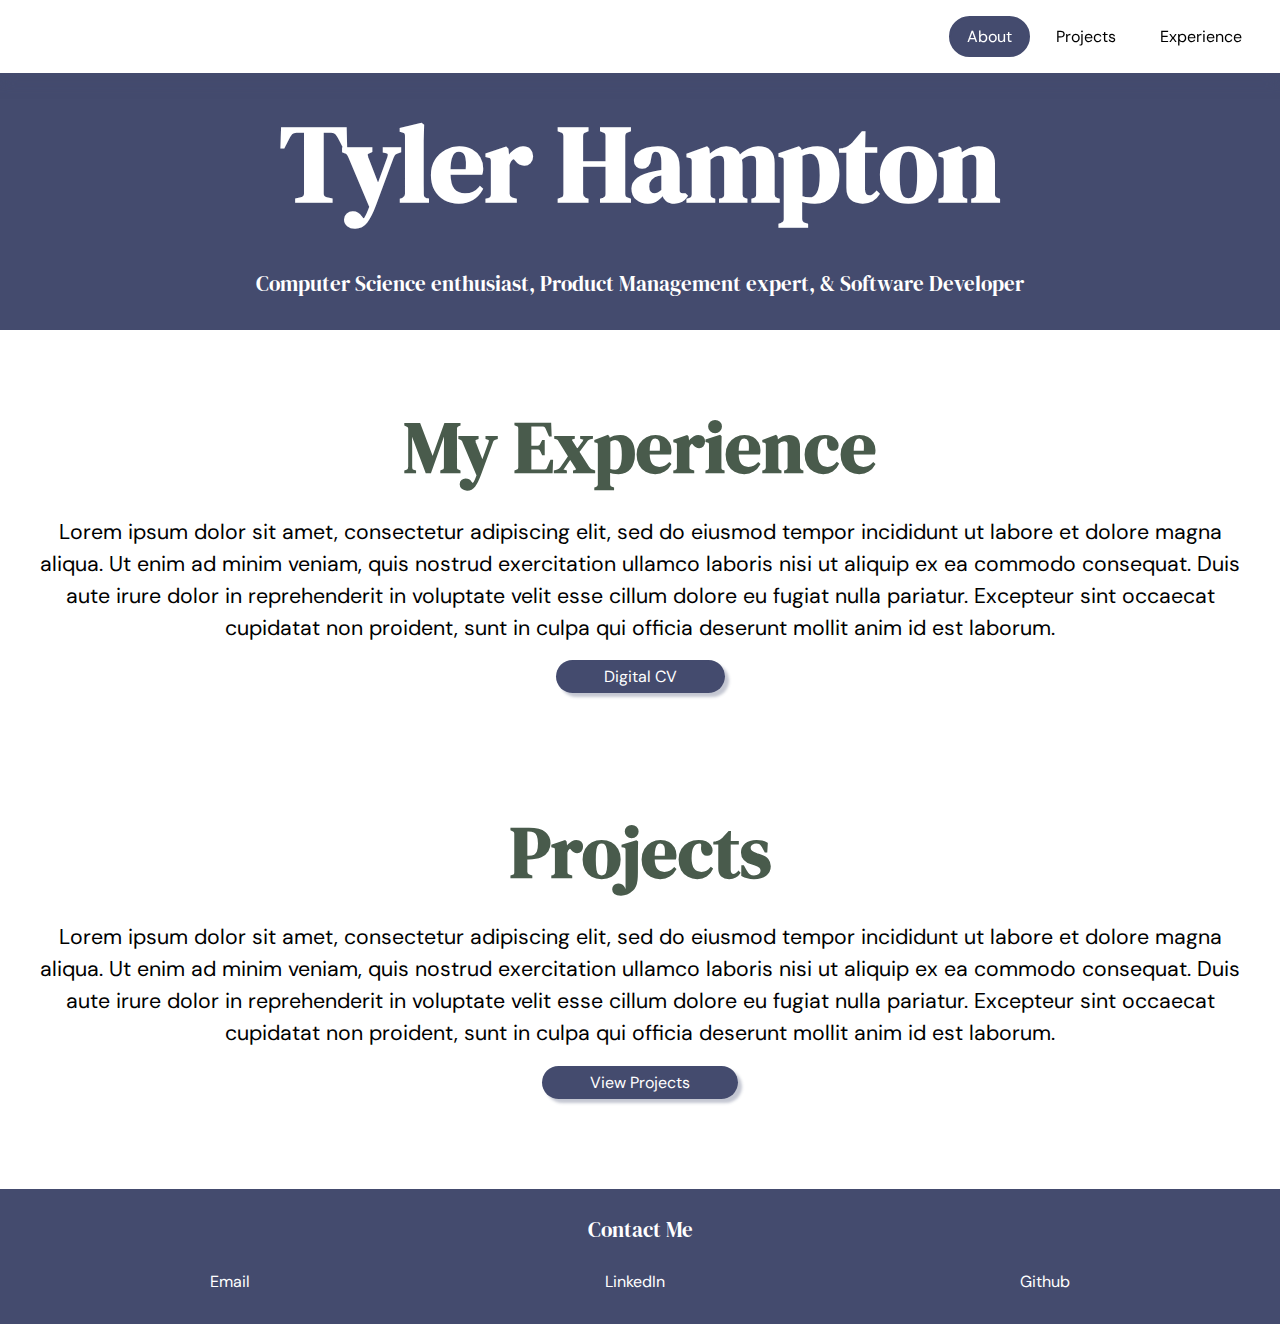
<file: index.html>
<!DOCTYPE html>
<html lang="en">
<head>
    <meta charset="UTF-8">
    <meta name="viewport" content="width=device-width, initial-scale=1.0">
    <link rel="stylesheet" href="style.css">
    <link rel="stylesheet" href="https://fonts.googleapis.com/css?family=DM Sans">
    <link rel="stylesheet" href="https://fonts.googleapis.com/css?family=DM Serif Display">
    <title>About</title>
</head>
<body>
    <!-- navbar -->
    <div class="topnav">
        <a class="active" href="index.html">About</a>
        <a href="projects.html">Projects</a>
        <a href="experience.html">Experience</a>
    </div>
    
    <div class="top-level-cell">
        <h1>Tyler Hampton</h1>
        <h5>Computer Science enthusiast, Product Management expert, & Software Developer</h5>
    </div>

    <main>

        <section>
            <div class="container">
                <div class="cell-wrapper">
                    <div class="cell-inner">
                        <h2>My Experience</h2>
                        <p>
                            Lorem ipsum dolor sit amet, consectetur adipiscing elit, sed do eiusmod tempor incididunt ut labore et dolore magna aliqua. Ut enim ad minim veniam, quis nostrud exercitation ullamco laboris nisi ut aliquip ex ea commodo consequat. Duis aute irure dolor in reprehenderit in voluptate velit esse cillum dolore eu fugiat nulla pariatur. Excepteur sint occaecat cupidatat non proident, sunt in culpa qui officia deserunt mollit anim id est laborum.
                        </p>
                        <a class="filled-button" href="experience.html">Digital CV</a>
                    </div>
                </div>
            </div>
        </section>

        <section>
            <div class="container">
                <div class="cell-wrapper">
                    <div class="cell-inner">
                        <h2>Projects</h2>
                        <p>
                            Lorem ipsum dolor sit amet, consectetur adipiscing elit, sed do eiusmod tempor incididunt ut labore et dolore magna aliqua. Ut enim ad minim veniam, quis nostrud exercitation ullamco laboris nisi ut aliquip ex ea commodo consequat. Duis aute irure dolor in reprehenderit in voluptate velit esse cillum dolore eu fugiat nulla pariatur. Excepteur sint occaecat cupidatat non proident, sunt in culpa qui officia deserunt mollit anim id est laborum.
                        </p>
                        <a class="filled-button" href="projects.html">View Projects</a>
                    </div>
                </div>
            </div>
        </section>
    </main>

    <!-- footer -->
    <footer>
        <h3>Contact Me</h3>
        <div>
            <a href="#email">Email</a>
            <a href="#linkedIn">LinkedIn</a>
            <a href="#github">Github</a>
        </div>
    </footer>

</body>
</html>
</file>
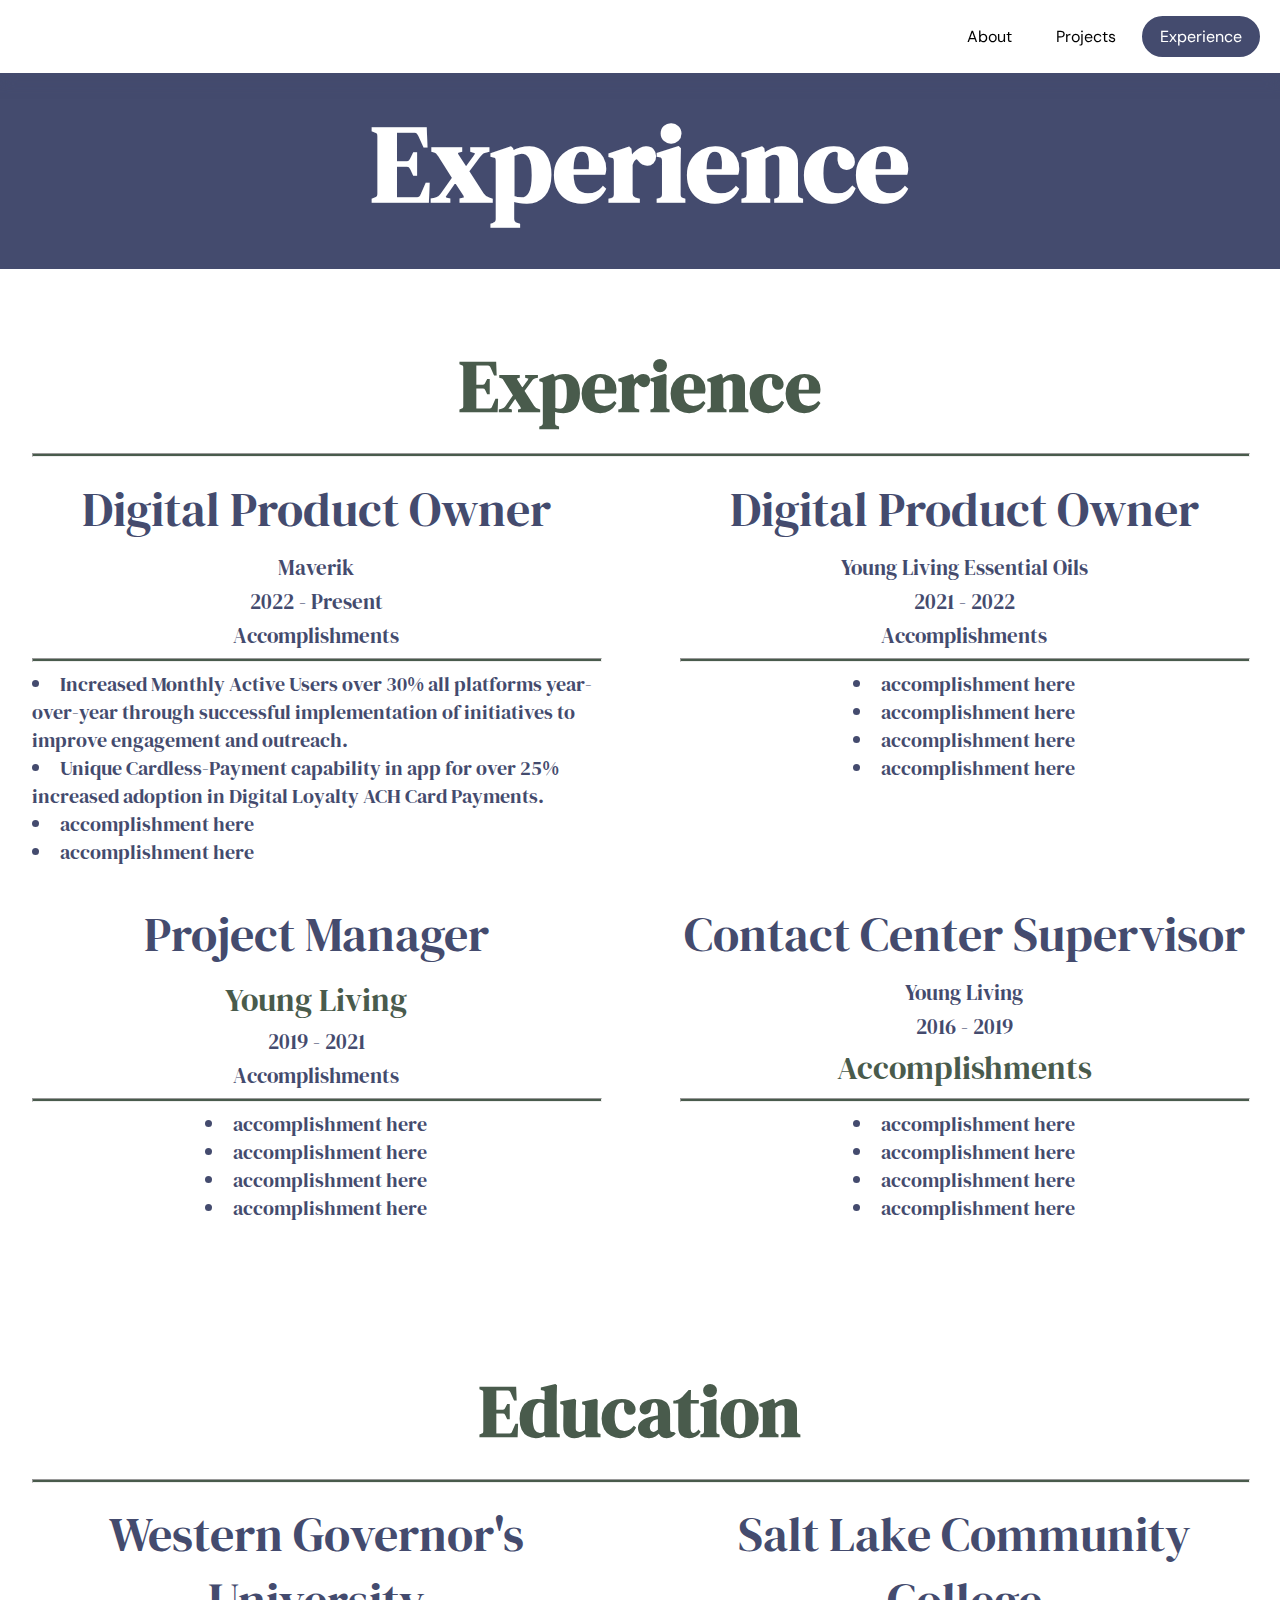
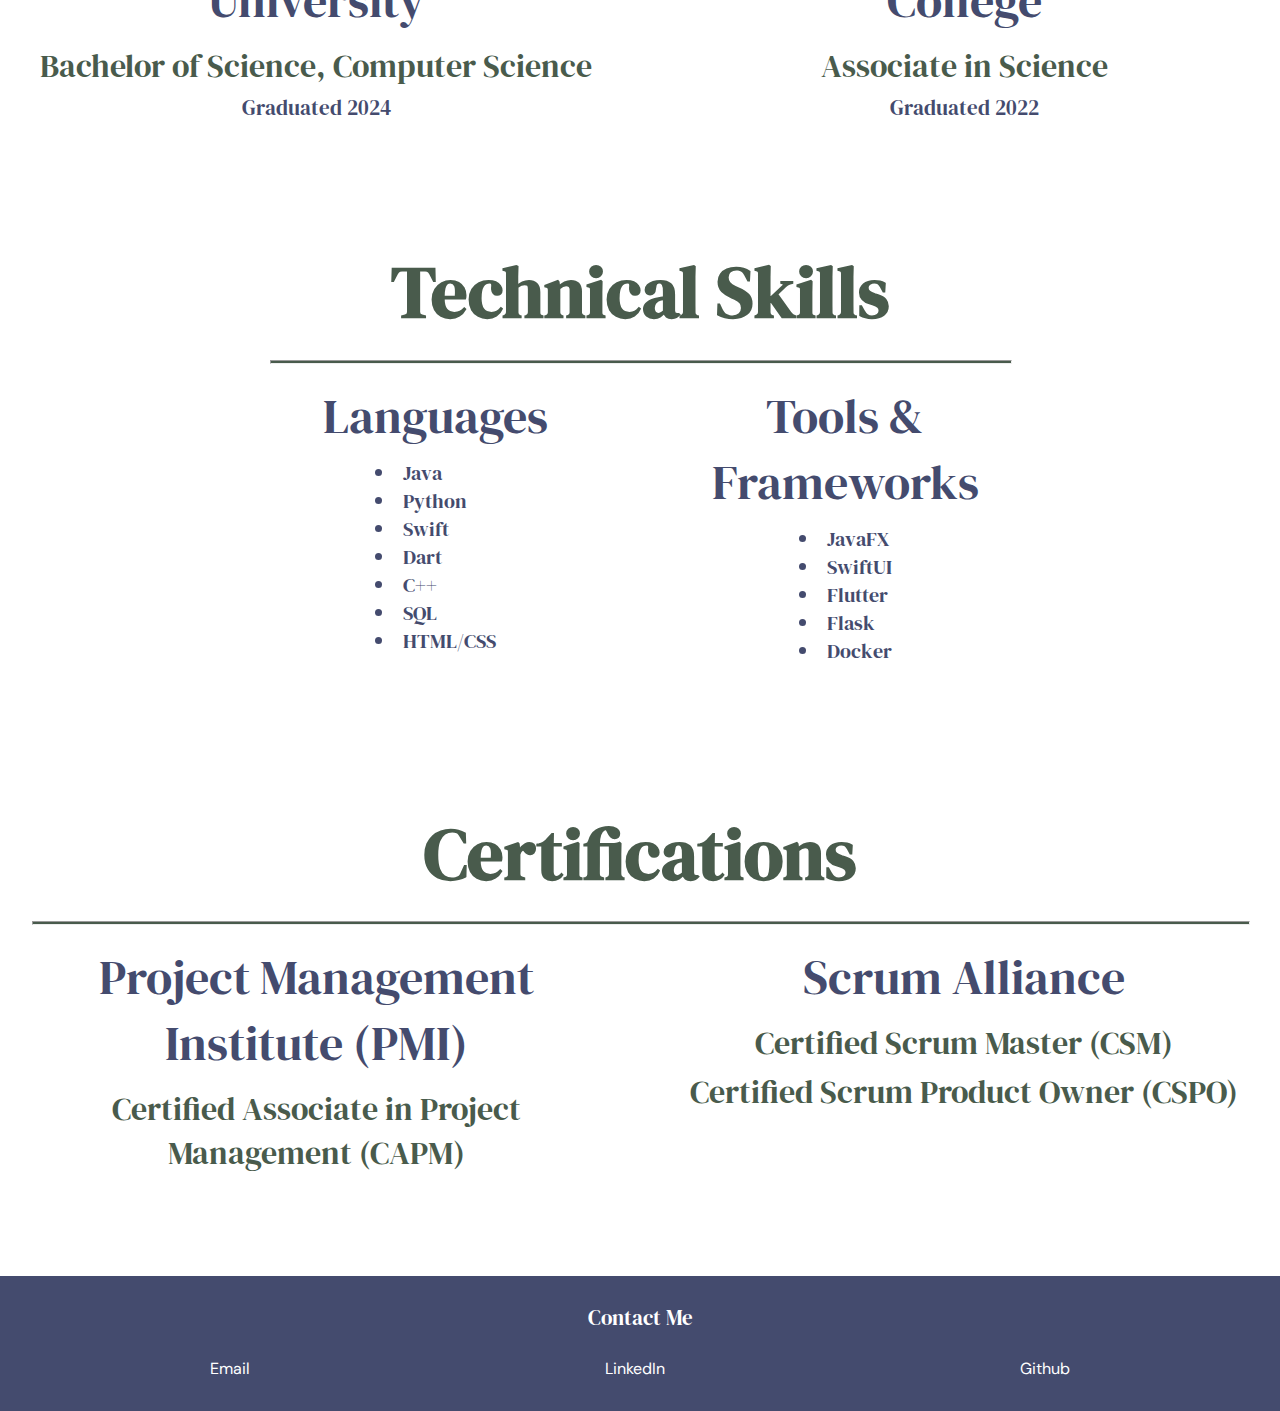
<file: experience.html>
<!DOCTYPE html>
<html lang="en">
<head>
    <meta charset="UTF-8">
    <meta name="viewport" content="width=device-width, initial-scale=1.0">
    <link rel="stylesheet" href="https://fonts.googleapis.com/css?family=DM Sans">
    <link rel="stylesheet" href="https://fonts.googleapis.com/css?family=DM Serif Display">
    <link rel="stylesheet" href="./style.css">
    <title>Experience</title>
</head>
<body>
    <!-- navbar -->
    <div class="topnav">
        <a href="index.html">About</a>
        <a href="projects.html">Projects</a>
        <a class="active" href="experience.html">Experience</a>
    </div>

    <div class="top-level-cell">
        <h1>Experience</h1>
    </div>

    <main>
        
        <section>
            <div class="container">
                <div>
                    <h2>Experience</h2>
                    <hr>
                </div>

            <div class="cell-wrapper">
                <div class="cell-inner">
                    <h3>Digital Product Owner</h3>
                    <H5>Maverik</H5>
                    <h5>2022 - Present</h5>
                    <h5>Accomplishments</h5>
                    <hr>
                    <ul>
                        <li>Increased Monthly Active Users over 30% all platforms year-over-year through successful implementation of initiatives to improve engagement and outreach.</li>
                        <li>Unique Cardless-Payment capability in app for over 25% increased adoption in Digital Loyalty ACH Card Payments.</li>
                        <li>accomplishment here</li>
                        <li>accomplishment here</li>
                    </ul>
                </div>
            
                <div class="cell-inner">
                    <h3>Digital Product Owner</h3>
                    <H5>Young Living Essential Oils</H5>
                    <h5>2021 - 2022</h5>
                    <h5>Accomplishments</h5>
                    <hr>
                    <ul>
                        <li>accomplishment here</li>
                        <li>accomplishment here</li>
                        <li>accomplishment here</li>
                        <li>accomplishment here</li>
                    </ul>
                </div>
            </div>
            
            <div class="cell-wrapper">
                <div class="cell-inner">
                    <h3>Project Manager</h3>
                    <H4>Young Living</H4>
                    <h5>2019 - 2021</h5>
                    <h5>Accomplishments</h5>
                    <hr>
                    <ul>
                        <li>accomplishment here</li>
                        <li>accomplishment here</li>
                        <li>accomplishment here</li>
                        <li>accomplishment here</li>
                    </ul>
                </div>

                <div class="cell-inner">
                    <H3>Contact Center Supervisor</H3>
                    <h5>Young Living</h5>
                    <h5>2016 - 2019</h5>
                    <h4>Accomplishments</h4>
                    <hr>
                    <ul>
                        <li>accomplishment here</li>
                        <li>accomplishment here</li>
                        <li>accomplishment here</li>
                        <li>accomplishment here</li>
                    </ul>
                </div>
            </div>
            
        </div>
        </section>

        <!-- Education -->
        <section>
            <div class="container">
                <div>
                    <h2>Education</h2>
                    <hr>
                </div>
            
                <div class="cell-wrapper">
                    <div class="cell-inner">
                        <h3>Western Governor's University</h3>
                        <h4>Bachelor of Science, Computer Science</h4>
                        <h5>Graduated 2024</h5>
                    </div>
                

                    <div class="cell-inner">
                        <h3>Salt Lake Community College</h3>
                        <h4>Associate in Science</h4>
                        <h5>Graduated 2022</h5>
                    </div>
                </div>
            </div>
        </section>

        <section>
            <div class="container">
            <div>
                <h2>Technical Skills</h2>
                <hr>
            </div>
            
            
                <div class="cell-wrapper">
                    <div class="cell-inner">
                        <h3>Languages</h3>
                        <ul>
                            <li>Java</li>
                            <li>Python</li>
                            <li>Swift</li>
                            <li>Dart</li>
                            <li>C++</li>
                            <li>SQL</li>
                            <li>HTML/CSS</li>
                        </ul>
                    </div>
                

                    <div class="cell-inner">
                        <h3>Tools & Frameworks</h3>
                        <ul>
                            <li>JavaFX</li>
                            <li>SwiftUI</li>
                            <li>Flutter</li>
                            <li>Flask</li>
                            <li>Docker</li>
                            
                        </ul>
                    </div>
                </div>
            </div>
        </section>

        <section>
            <div class="container">
                <div>
                    <h2>Certifications</h2>
                    <hr>
                </div>
                <div class="cell-wrapper">
                    <div class="cell-inner">
                        <h3>Project Management Institute (PMI)</h3>
                        <h4>Certified Associate in Project Management (CAPM)</h4>
                    </div>
                    <div class="cell-inner">
                        <h3>Scrum Alliance</h3>
                        <h4>Certified Scrum Master (CSM)</h4>
                        <h4>Certified Scrum Product Owner (CSPO)</h4>

                    </div>
                    <!-- <div class="cell-inner">
                        <h3>Scrum Alliance</h3>
                        <h4>Certified Scrum Product Owner</h4>
                    </div> -->
                </div>
            </div>
        </section>
        
    </main>

    <!-- footer -->
    <footer>
        <h3>Contact Me</h3>
        <div>
            <a href="#email">Email</a>
            <a href="#linkedIn">LinkedIn</a>
            <a href="#github">Github</a>
        </div>
    </footer>

</body>
</html>
</file>
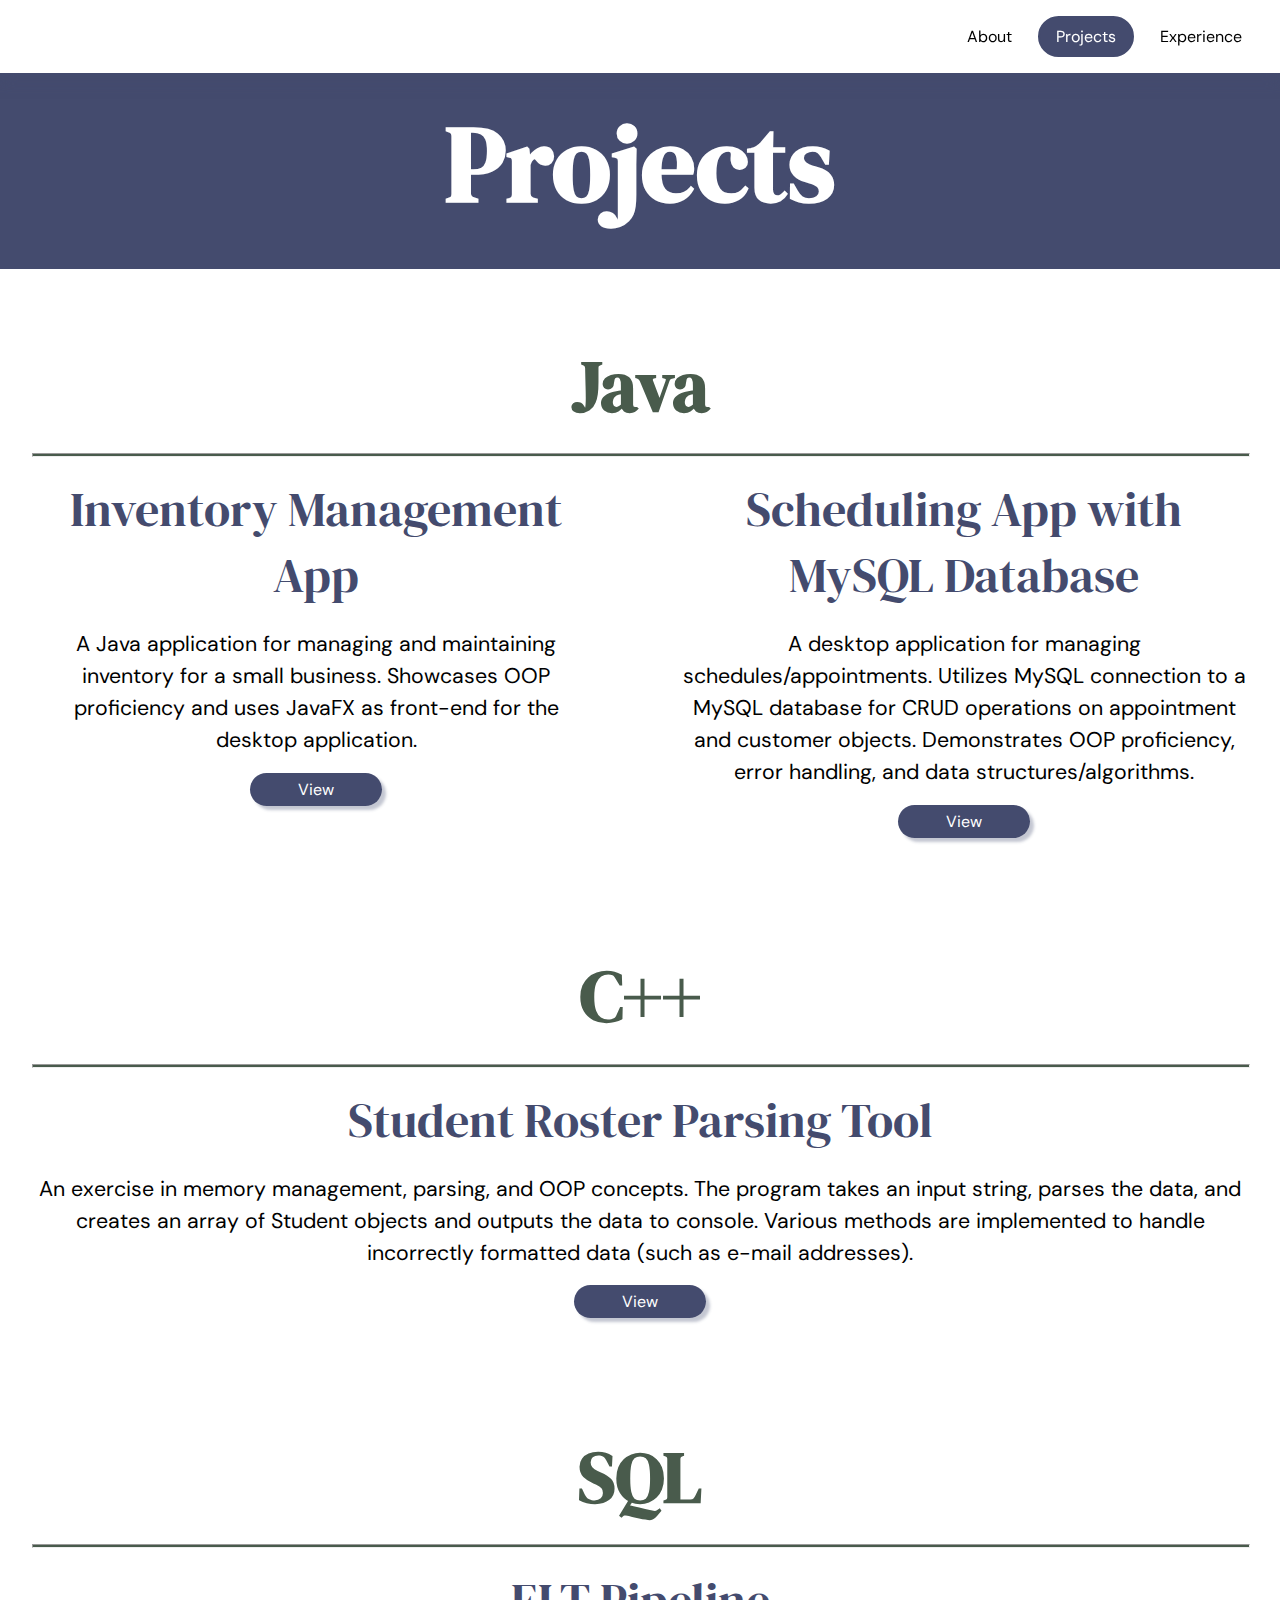
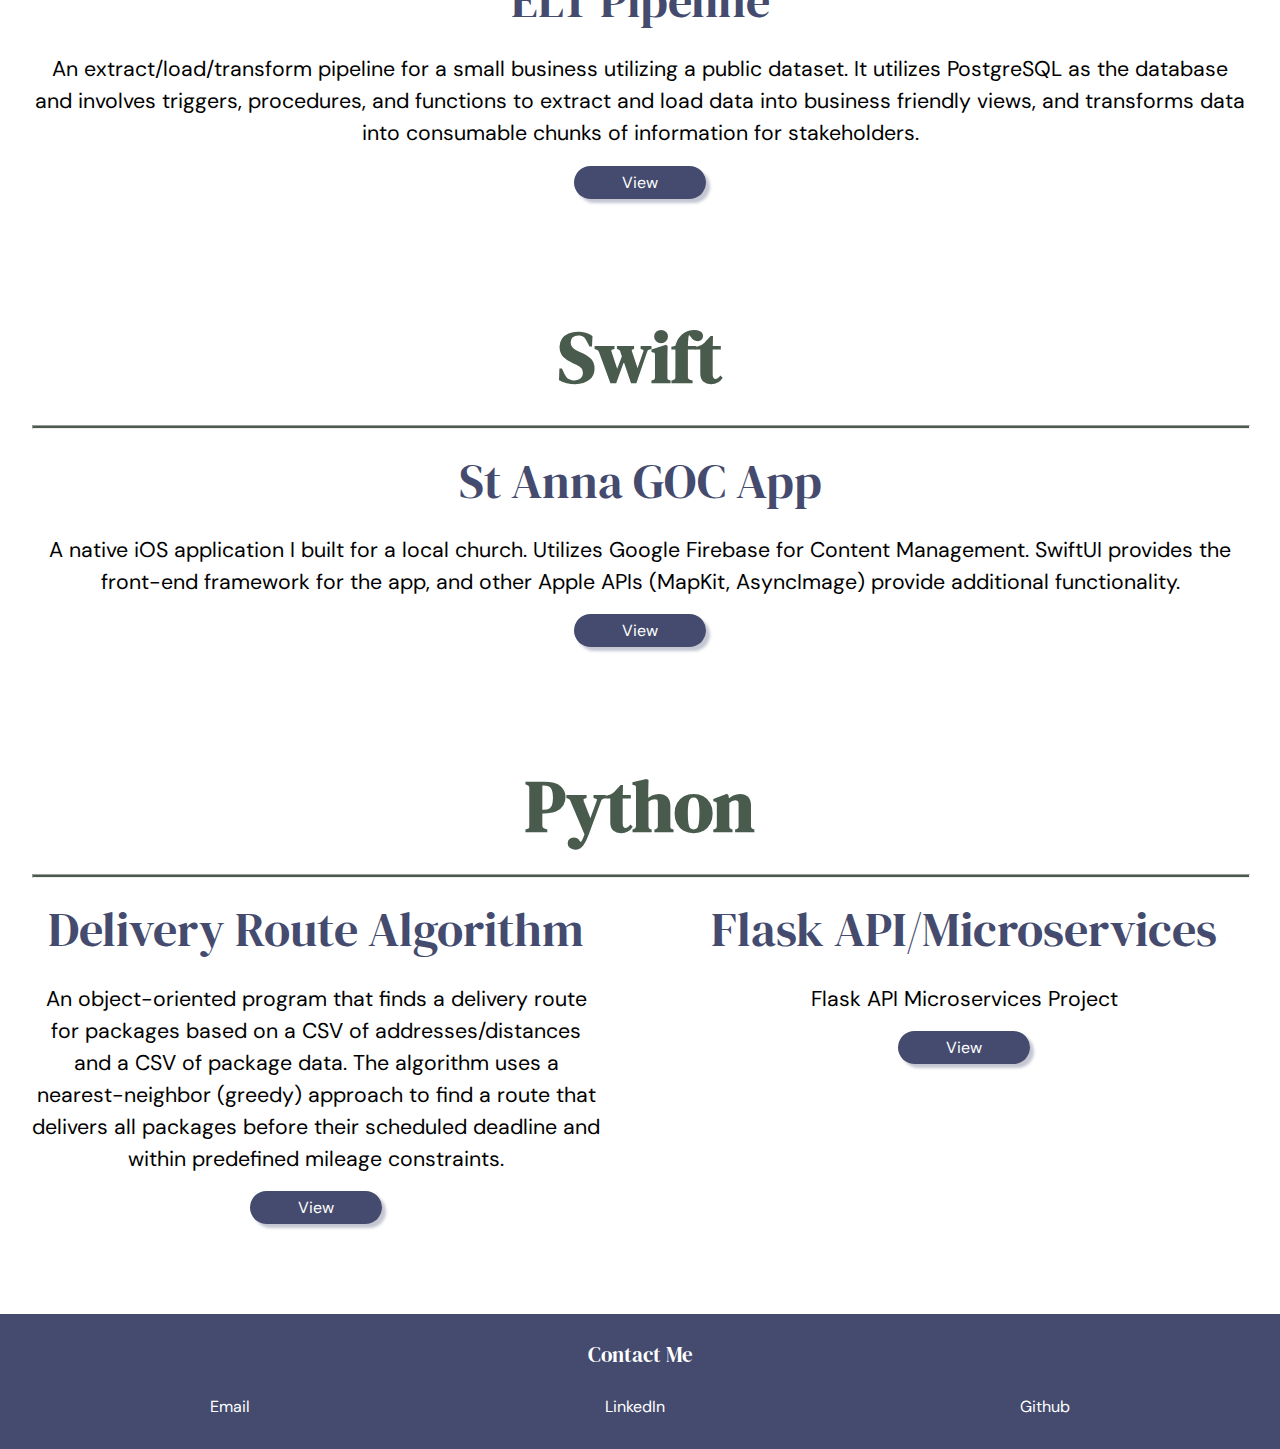
<file: projects.html>
<!DOCTYPE html>
<html lang="en">
<head>
    <meta charset="UTF-8">
    <meta name="viewport" content="width=device-width, initial-scale=1.0">
    <link rel="stylesheet" href="https://fonts.googleapis.com/css?family=DM Sans">
    <link rel="stylesheet" href="https://fonts.googleapis.com/css?family=DM Serif Display">
    <link rel="stylesheet" href="style.css">
    <title>Projects</title>
</head>

<body>
    <!-- navbar -->
    <div class="topnav">
        <a href="index.html">About</a>
        <a class="active" href="projects.html">Projects</a>
        <a href="experience.html">Experience</a>
    </div>

    <div class="top-level-cell">
        <h1>Projects</h1>
    </div>

    <main>

            <!-- JAVA PROJECTS -->
            <section>
                <div class="container">
                <!-- <div class="cell-full-width"> -->
                    <div>
                        <h2>Java</h2>
                        <hr>
                    </div>

                    <div class="cell-wrapper">
                        <div class="cell-inner">
                            <h3>Inventory Management App</h3>
                            <p>
                                A Java application for managing and maintaining inventory for a small business. Showcases OOP proficiency and uses JavaFX as front-end for the desktop application.
                            </p>
                            <a class="filled-button" href=https://github.com/culturedmold/Inventory-Management-Desktop-Application/blob/main/README.md>View</a>
                        </div>

                        <div class="cell-inner">

                            <h3>Scheduling App with MySQL Database</h3>
                            <p>
                                A desktop application for managing schedules/appointments. Utilizes MySQL connection to a MySQL database for CRUD operations on appointment and customer objects. Demonstrates OOP proficiency, error handling, and data structures/algorithms.
                            </p>
                            <a class="filled-button" href=https://github.com/culturedmold/Inventory-Management-Desktop-Application/blob/main/README.md>View</a>
                        </div>
                    </div>
                </div>
            </section>
            
            <!-- C++ Projects -->
            <section>
                <div class="container">
                <div>
                    <h2>C++</h2>
                    <hr>
                </div>

                <div class="cell-wrapper">   
                    <div class="cell-inner">   
                        <h3>Student Roster Parsing Tool</h3>
                        <p>An exercise in memory management, parsing, and OOP concepts. The program takes an input string, parses the data, and creates an array of Student objects and outputs the data to console. Various methods are implemented to handle incorrectly formatted data (such as e-mail addresses).</p>
                        <a class="filled-button href="#github>View</a>
                    </div> 
                    
                </div> 
            </div>
            </section>        

            <!-- SQL PROJECTS -->
            <section>
                <div class="container">
                    <div>
                        <h2>SQL</h2>
                        <hr>
                    </div>

                        <div class="cell-wrapper">
                            <div class="cell-inner">
                            <h3>ELT Pipeline</h3>
                            <p>
                                An extract/load/transform pipeline for a small business utilizing a public dataset. It utilizes PostgreSQL as the database and involves triggers, procedures, and functions to extract and load data into business friendly views, and transforms data into consumable chunks of information for stakeholders.
                            </p>
                            <a class="filled-button" href=https://github.com/culturedmold/Extract-Load-Transform-Pipeline-for-Small-Business>View</a>
                        </div>
                    
                    </div>
                </div>
            </section>
            
            <!-- SWIFT PROJECTS -->
            <section>
                <div class="container">
                    <div>
                        <h2>Swift</h2>
                        <hr>
                    </div>
                    <div class="cell-wrapper">
                        <div class="cell-inner">
                            <h3>St Anna GOC App</h3>
                            <p>A native iOS application I built for a local church. Utilizes Google Firebase for Content Management. SwiftUI provides the front-end framework for the app, and other Apple APIs (MapKit, AsyncImage) provide additional functionality.</p>
                            <a class="filled-button" href="#github">View</a>
                        </div>
                    </div>
                </div>
            </section>


            <!-- PYTHON PROJECTS -->
            <section>
                <div class="container">
                    <div>
                        <h2>Python</h2>
                        <hr>
                    </div>
                    <div class="cell-wrapper">
                        <div class="cell-inner">
                            <h3>Delivery Route Algorithm</h3>
                            <p>An object-oriented program that finds a delivery route for packages based on a CSV of addresses/distances and a CSV of package data. The algorithm uses a nearest-neighbor (greedy) approach to find a route that delivers all packages before their scheduled deadline and within predefined mileage constraints.</p>
                            <a class="filled-button" href="https://github.com/culturedmold/Delivery-Route-Algorithm">View</a>
                        </div>

                        <div class="cell-inner">
                            <h3>Flask API/Microservices</h3>
                            <p>Flask API Microservices Project </p>
                            <a class="filled-button" href="https://github.com/culturedmold/Delivery-Route-Algorithm">View</a>
                        </div>
                    </div>
                </div>
            </section>
    </main>

    <footer>
        <h3>Contact Me</h3>
        <div>
            <a href="#email">Email</a>
            <a href="#linkedIn">LinkedIn</a>
            <a href="#github">Github</a>
        </div>
    </footer>

</body>
</html>
</file>
<file: style.css>
/* main font */
* {
  font-family: "DM Sans", sans-serif;
  text-align: center;
}

/* headers */
h1 {
  margin: 2rem;
  /* padding-bottom: 24pt; */
  font-family: "DM Serif Display", serif;
  font-size: 108px;
  font-weight: bolder;
  color: #444b6e;
}

h2 {
  margin: 14pt 0pt;
  font-size: 72px;
  font-family: "DM Serif Display", serif;
  color: #495b4c;
}

h3 {
  margin: 8pt 0pt;
  font-size: 36pt;
  font-family: "DM Serif Display", serif;
  color: #444b6e;
}

h4 {
  margin: 4pt 0pt;
  font-family: "DM Serif Display", serif;
  font-size: 24pt;
  font-weight: lighter;
  color: #495b4c;
}

h5 {
  margin: 4pt 0pt;
  font-family: "DM Serif Display", serif;
  font-size: 16pt;
  font-weight: lighter;
  color: #444b6e;
}

p {
  /* margin: 0; */
  font-size: 16pt;
  line-height: 1.5;
}

body {
  min-height: 100vh;
  /* min-width: 100vw; */
  display: flex;
  flex-direction: column;
  margin: 0;
  margin-top: 0;
}

ul {
  padding: 0;
  display: inline-block;
  list-style-position: inside;
  margin: auto;
}

ul li {
  font-size: 28px;
  text-align: left !important;
  font-family: "DM Serif Display";
  color: #444b6e;
}

ul li {
  font-size: 20px;
}

ul {
  margin-bottom: 24px;
}

#main-image {
  min-height: scale-down;
  max-height: max-content;
  max-width: 50%;
  object-fit: fill;
  border-radius: 50%;
  margin: auto;
  margin-bottom: 24pt;
}

/* Navbar */
.topnav {
  position: sticky;
  top: 0;
  display: flex;
  justify-content: flex-end;
  font-family: "DM Sans", sans-serif;
  background-color: white;
  box-shadow: 0px 2px 16px #444b6e;
  padding: 12pt;
  overflow: hidden;
}

/* anchor links in navbar */
.topnav a {
  float: right;
  color: black;
  text-align: center;
  border: 2pt solid transparent;
  padding: 6pt 12pt;
  font-size: 12pt;
  text-decoration: none;
  margin: 0pt 3pt;
}

.topnav a:hover {
  border: 2pt solid #444b6e;
  border-radius: 50px;
  transition-duration: 0.4s;
}

.topnav a.active {
  /* background-color: #c2c1a5; */
  background-color: #444b6e;
  border: 2pt solid #444b6e;
  border-radius: 50px;
  color: white;
}

/* flexbox 1 */
.box1 {
  display: flex;
  flex-flow: row wrap;
  flex-direction: column;
  min-height: 36ch;
  padding: 24pt;
}

h3, h4 {
  font-weight: lighter;
}

/* filled button */
.filled-button {
  margin: auto;
  padding: 6px 48px;
  /* border: 2pt solid #444B6E; */
  background-color: #444b6e;
  border-radius: 50pt;
  color: white;
  text-align: center;
  text-decoration: none;
  max-width: max-content;
  box-shadow: #444b6e50 4px 4px 3px;
  /* margin-block-start: auto; */
}

.filled-button:hover {
  background-color: #495b4c80;
  color: black;
  transition-duration: 0.4s;
}

/* footer */
footer {
  background: #444b6e;
  color: white;
  justify-content: center;
  font-family: "DM Sans", sans-serif;
  padding: 12pt;
  overflow: hidden;
  margin-top: 48px;
}

footer h3 {
  font-size: 16pt;
  font-family: "DM Serif Display", serif;
  color: white;
}

footer a {
  color: white;
  text-decoration: none;
}

footer a:hover {
  text-decoration: underline;
}

footer div {
  display: flex;
  justify-content: space-around;
  font-family: "DM Sans", sans-serif;
  padding: 12pt;
  overflow: hidden;
}


/* "Experience" Modifiers/Job Info */
#current-job {
  border: solid;
  margin: 24px;
  border-radius: 24px;
  border-color: #444b6e;
  background-color: #444b6e20;
}

.job-cell {
  position: relative;
  margin: auto 24px;
  /* margin-bottom: 24px; */
  /* padding: 24pt; */
  /* gap: 24pt; */
  min-height: 24ch;
  max-width: 80ch;
  vertical-align: bottom;
}

.job-cell ul {
  margin-bottom: 24px;
}

.job-cell ul li {
  font-size: 20px;
  margin-right: 24px;
}

section {
  width: 100%;
  display: flex;
  flex-direction: column;
  align-items: center;

}

.top-level-cell {
  text-align: center;
  background-color: #444b6e;
}

.top-level-cell h1 {
  margin-top: 1rem;
  color: white;
  max-width: 80ch;

}

.top-level-cell h5 {
  margin: 2rem auto 2rem auto;
  color: white;
  max-width: 80ch;
}

.container {
  padding: 3rem 2rem;
  display: flex;
  flex-direction: column;
  
}

.container hr {
  width: 100%;
  background-color: #495b4c;
  height: 2px;
}

.cell-wrapper {
  display: flex;
  flex-direction: row;
  align-items: center;
  gap: 5rem;
}

.cell-inner {
  width: 100%;
  
  align-self: stretch;
}

/* small screens */
@media all and (max-width: 600px) {
  .cell-wrapper {
    flex-direction: column;
    gap: 0;
  }


  .container {
    padding: 0rem 2rem;
  }

  .cell-inner {
    padding-bottom: 2rem;
  }
 
  .cell {
    /* grid-column: span 2; */
    /* margin-bottom: 12px; */
    margin: 24px;
    min-height: fit-content;
  }

  .job-cell {
    grid-column: span 2;
    /* margin-bottom: 12px; */
    margin: 24px;
    min-height: fit-content;
  }

  p {
    font-size: 12pt;
    margin-bottom: 48px;
  }

  h1 {
    font-size: 36pt;
  }

  .top-level-cell h1 {
    margin: 6%;
  }

  h2 {
    font-size: 30pt;
  }

  h3 {
    font-size: 24pt;
  }

  h4 {
    font-size: 20pt;
  }

  .topnav {
    justify-content: space-around;
  }

  .topnav a {
    font-size: 10pt;
  }

  .hbox {
    display: flex;
    flex-direction: column;
    justify-content: space-around;
  }

  .img-container {
    align-items: self-start;
    width: 100%;
    max-height: 100%;
    overflow: hidden;
  }

  .img-container .content-box1 {
    position: inherit;
  }

  .img-container .content-box1 {
    position: inherit;
    max-width: 100vw;
    margin: 0;
    padding: 24pt;
  }

  footer a {
    font-size: 10pt;
  }

  footer h3 {
    font-size: 12pt;
  }
}

/* medium screens */
@media all and (max-width: 800px) {
  .cell {
    grid-column: span 2;
    margin-bottom: 48px;
  }

  body {
    text-align: center;
  }

  .filled-button {
    margin-left: auto;
    margin-right: auto;
  }

  .topnav {
    justify-content: space-around;
  }
}
</file>
